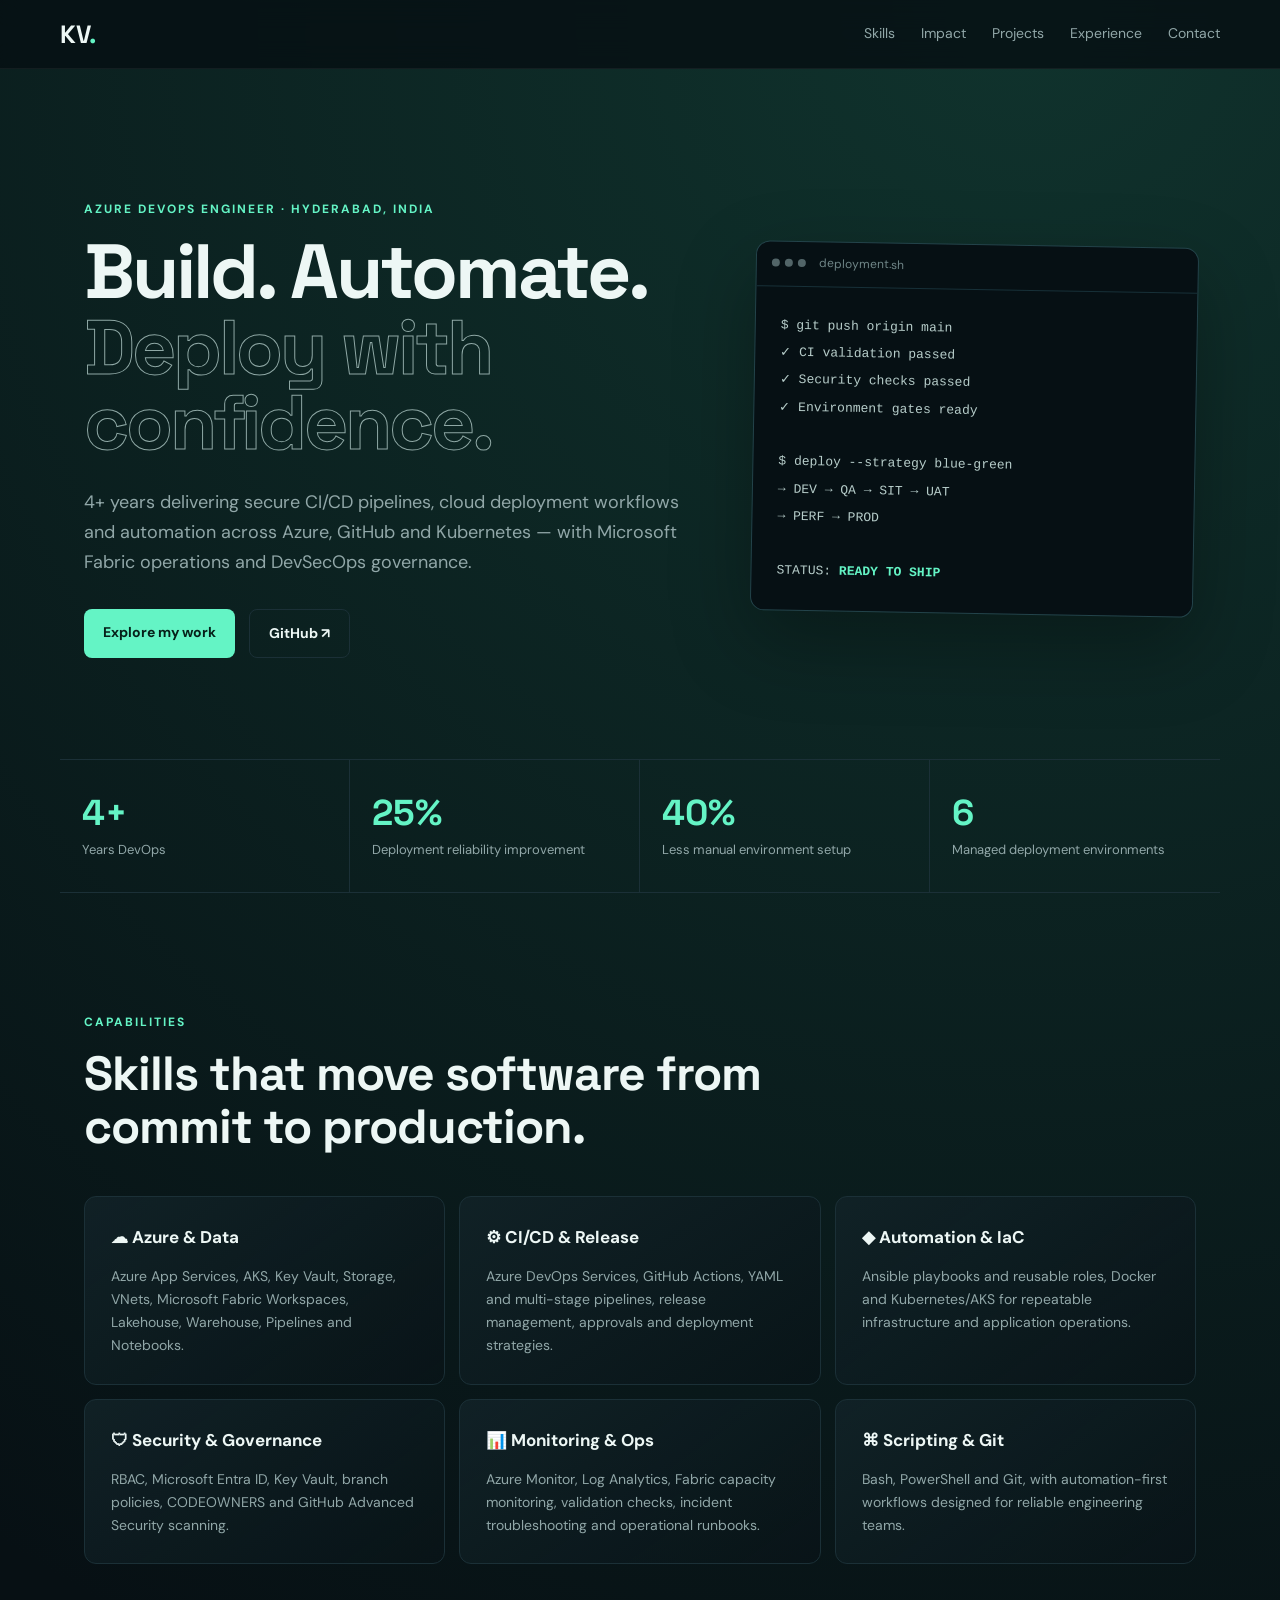
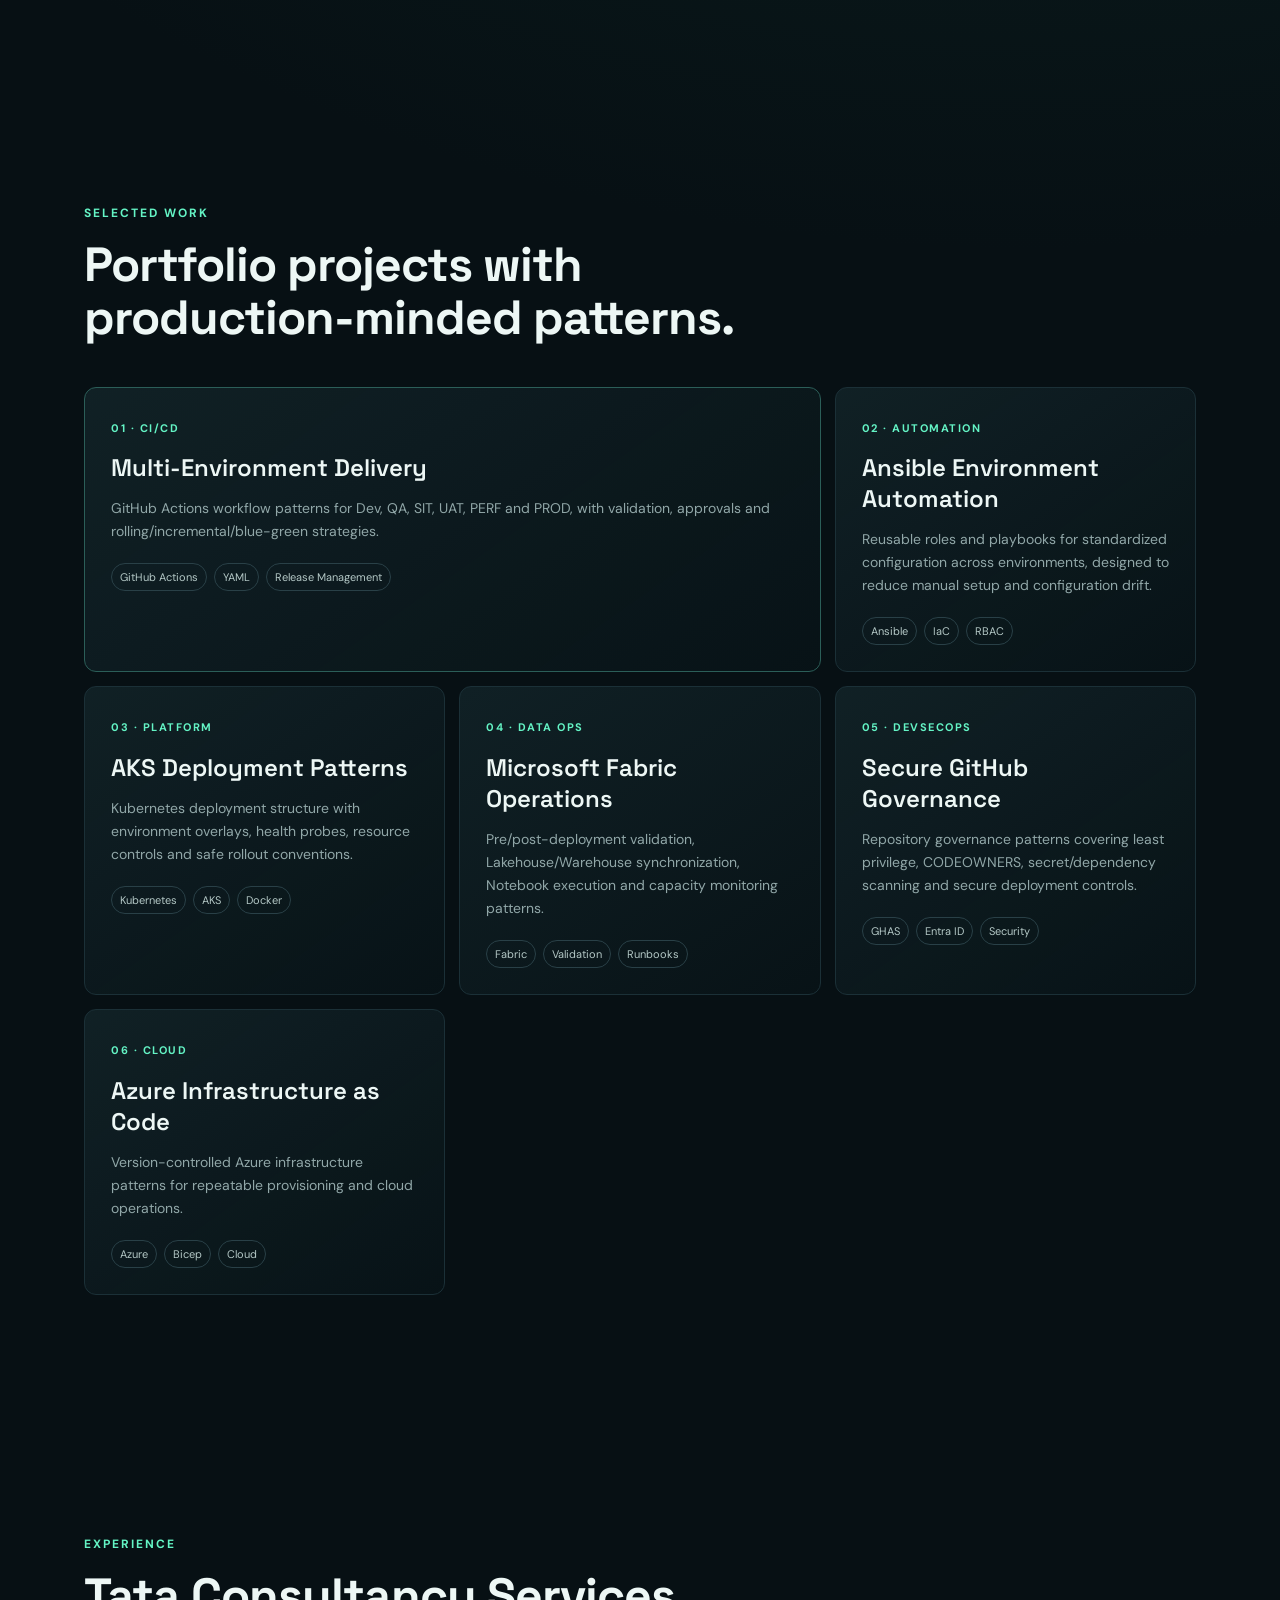
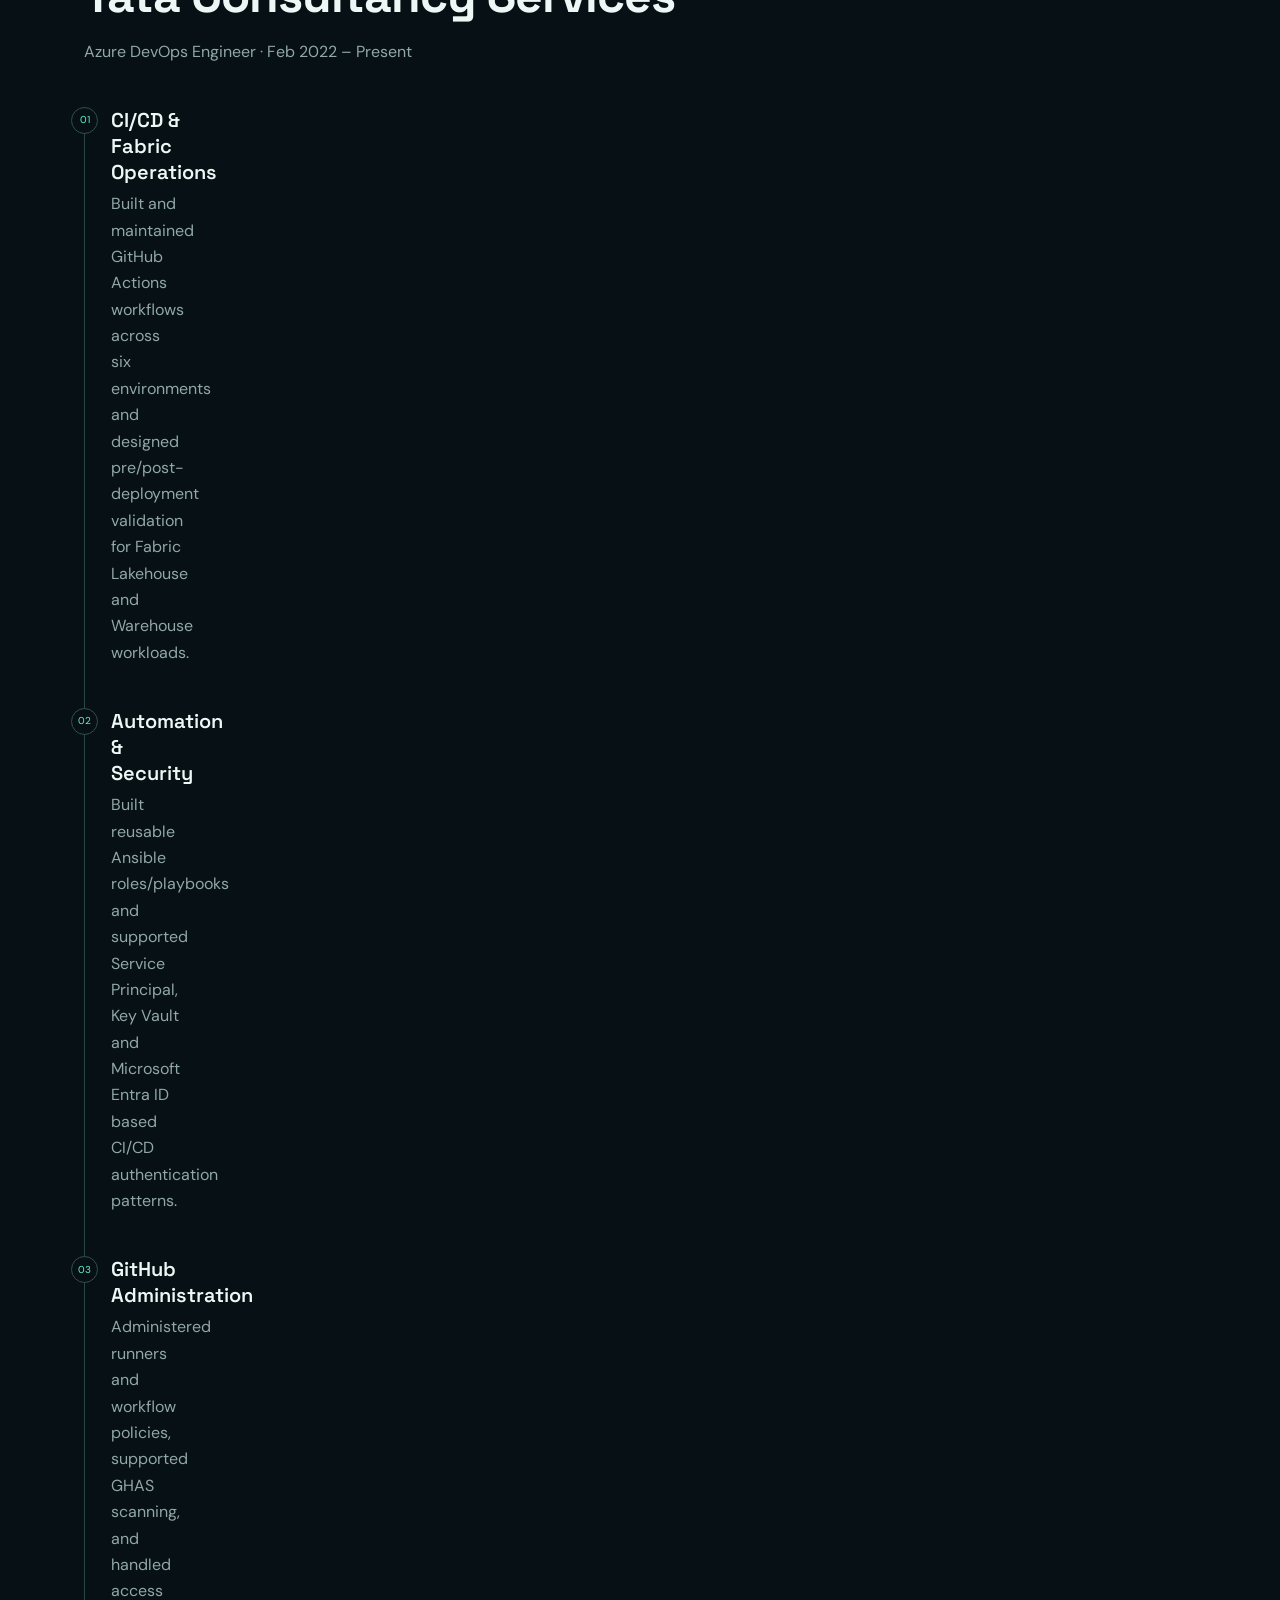
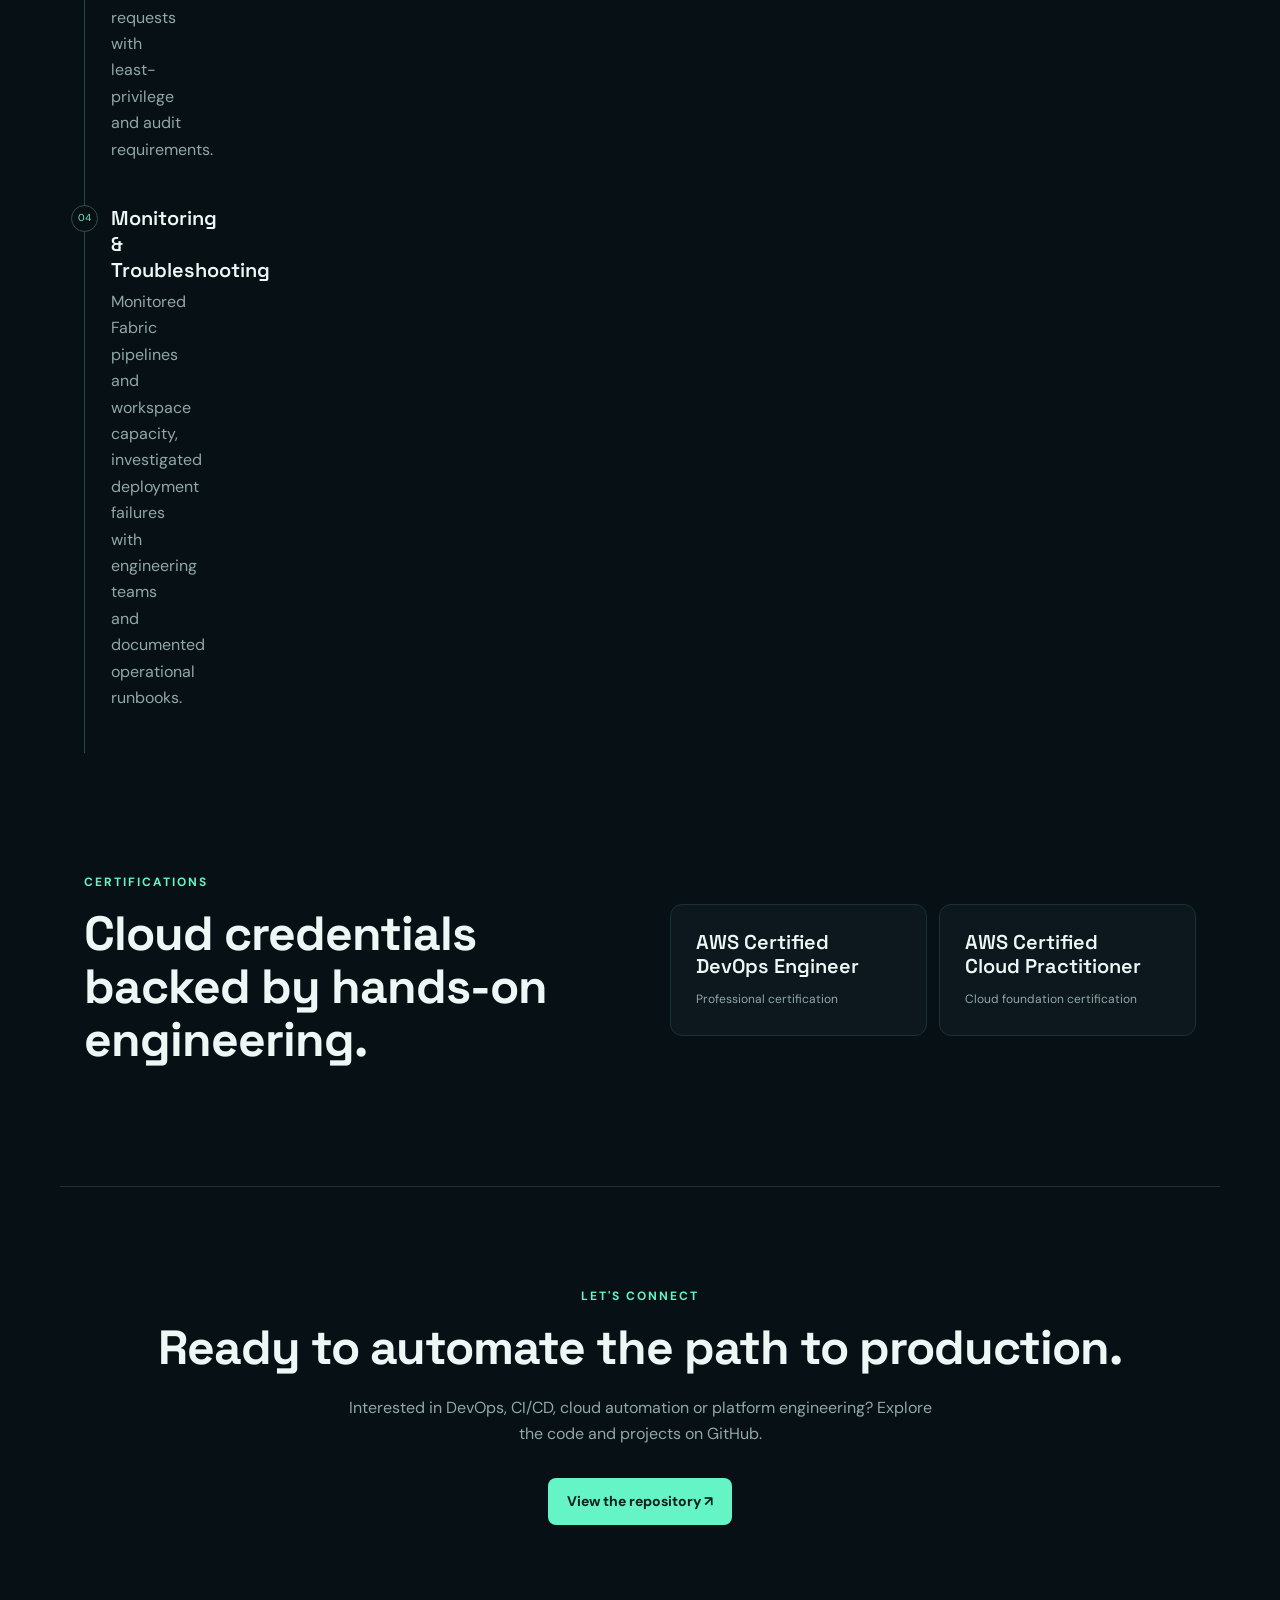
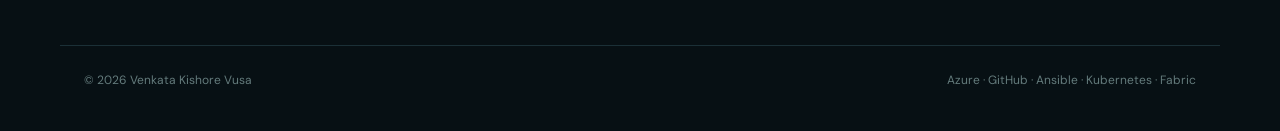
<file: portfolio/index.html>
<!doctype html>
<html lang="en">
<head>
  <meta charset="utf-8">
  <meta name="viewport" content="width=device-width,initial-scale=1">
  <meta name="description" content="Venkata Kishore Vusa — Azure DevOps Engineer portfolio showcasing CI/CD, GitHub Actions, Ansible, AKS, Microsoft Fabric, security and automation.">
  <title>Kishore Vusa | Azure DevOps Engineer</title>
  <link rel="stylesheet" href="styles.css">
</head>
<body>
<header class="nav">
  <a class="brand" href="#top">KV<span>.</span></a>
  <nav>
    <a href="#skills">Skills</a><a href="#impact">Impact</a><a href="#projects">Projects</a><a href="#experience">Experience</a><a href="#contact">Contact</a>
  </nav>
</header>

<main id="top">
<section class="hero">
  <div class="hero-copy">
    <p class="eyebrow">AZURE DEVOPS ENGINEER · HYDERABAD, INDIA</p>
    <h1>Build. Automate.<br><span>Deploy with confidence.</span></h1>
    <p class="lead">4+ years delivering secure CI/CD pipelines, cloud deployment workflows and automation across Azure, GitHub and Kubernetes — with Microsoft Fabric operations and DevSecOps governance.</p>
    <div class="actions">
      <a class="btn primary" href="#projects">Explore my work</a>
      <a class="btn ghost" href="https://github.com/Kishore2488" target="_blank" rel="noreferrer">GitHub ↗</a>
    </div>
  </div>
  <div class="terminal">
    <div class="terminal-bar"><i></i><i></i><i></i><span>deployment.sh</span></div>
    <pre><code>$ git push origin main
✓ CI validation passed
✓ Security checks passed
✓ Environment gates ready

$ deploy --strategy blue-green
→ DEV → QA → SIT → UAT
→ PERF → PROD

STATUS: <b>READY TO SHIP</b></code></pre>
  </div>
</section>

<section id="impact" class="metrics">
  <div><strong>4+</strong><span>Years DevOps</span></div>
  <div><strong>25%</strong><span>Deployment reliability improvement</span></div>
  <div><strong>40%</strong><span>Less manual environment setup</span></div>
  <div><strong>6</strong><span>Managed deployment environments</span></div>
</section>

<section id="skills" class="section">
  <div class="section-head"><p class="eyebrow">CAPABILITIES</p><h2>Skills that move software from commit to production.</h2></div>
  <div class="skill-grid">
    <article><b>☁ Azure & Data</b><p>Azure App Services, AKS, Key Vault, Storage, VNets, Microsoft Fabric Workspaces, Lakehouse, Warehouse, Pipelines and Notebooks.</p></article>
    <article><b>⚙ CI/CD & Release</b><p>Azure DevOps Services, GitHub Actions, YAML and multi-stage pipelines, release management, approvals and deployment strategies.</p></article>
    <article><b>◆ Automation & IaC</b><p>Ansible playbooks and reusable roles, Docker and Kubernetes/AKS for repeatable infrastructure and application operations.</p></article>
    <article><b>🛡 Security & Governance</b><p>RBAC, Microsoft Entra ID, Key Vault, branch policies, CODEOWNERS and GitHub Advanced Security scanning.</p></article>
    <article><b>📊 Monitoring & Ops</b><p>Azure Monitor, Log Analytics, Fabric capacity monitoring, validation checks, incident troubleshooting and operational runbooks.</p></article>
    <article><b>⌘ Scripting & Git</b><p>Bash, PowerShell and Git, with automation-first workflows designed for reliable engineering teams.</p></article>
  </div>
</section>

<section id="projects" class="section projects">
  <div class="section-head"><p class="eyebrow">SELECTED WORK</p><h2>Portfolio projects with production-minded patterns.</h2></div>
  <div class="project-grid">
    <article class="project featured"><span>01 · CI/CD</span><h3>Multi-Environment Delivery</h3><p>GitHub Actions workflow patterns for Dev, QA, SIT, UAT, PERF and PROD, with validation, approvals and rolling/incremental/blue-green strategies.</p><div class="tags"><em>GitHub Actions</em><em>YAML</em><em>Release Management</em></div></article>
    <article class="project"><span>02 · AUTOMATION</span><h3>Ansible Environment Automation</h3><p>Reusable roles and playbooks for standardized configuration across environments, designed to reduce manual setup and configuration drift.</p><div class="tags"><em>Ansible</em><em>IaC</em><em>RBAC</em></div></article>
    <article class="project"><span>03 · PLATFORM</span><h3>AKS Deployment Patterns</h3><p>Kubernetes deployment structure with environment overlays, health probes, resource controls and safe rollout conventions.</p><div class="tags"><em>Kubernetes</em><em>AKS</em><em>Docker</em></div></article>
    <article class="project"><span>04 · DATA OPS</span><h3>Microsoft Fabric Operations</h3><p>Pre/post-deployment validation, Lakehouse/Warehouse synchronization, Notebook execution and capacity monitoring patterns.</p><div class="tags"><em>Fabric</em><em>Validation</em><em>Runbooks</em></div></article>
    <article class="project"><span>05 · DEVSECOPS</span><h3>Secure GitHub Governance</h3><p>Repository governance patterns covering least privilege, CODEOWNERS, secret/dependency scanning and secure deployment controls.</p><div class="tags"><em>GHAS</em><em>Entra ID</em><em>Security</em></div></article>
    <article class="project"><span>06 · CLOUD</span><h3>Azure Infrastructure as Code</h3><p>Version-controlled Azure infrastructure patterns for repeatable provisioning and cloud operations.</p><div class="tags"><em>Azure</em><em>Bicep</em><em>Cloud</em></div></article>
  </div>
</section>

<section id="experience" class="section experience">
  <div class="section-head"><p class="eyebrow">EXPERIENCE</p><h2>Tata Consultancy Services</h2><p class="muted">Azure DevOps Engineer · Feb 2022 – Present</p></div>
  <div class="timeline">
    <div><span>01</span><div><h3>CI/CD & Fabric Operations</h3><p>Built and maintained GitHub Actions workflows across six environments and designed pre/post-deployment validation for Fabric Lakehouse and Warehouse workloads.</p></div></div>
    <div><span>02</span><div><h3>Automation & Security</h3><p>Built reusable Ansible roles/playbooks and supported Service Principal, Key Vault and Microsoft Entra ID based CI/CD authentication patterns.</p></div></div>
    <div><span>03</span><div><h3>GitHub Administration</h3><p>Administered runners and workflow policies, supported GHAS scanning, and handled access requests with least-privilege and audit requirements.</p></div></div>
    <div><span>04</span><div><h3>Monitoring & Troubleshooting</h3><p>Monitored Fabric pipelines and workspace capacity, investigated deployment failures with engineering teams and documented operational runbooks.</p></div></div>
  </div>
</section>

<section class="certs">
  <div><p class="eyebrow">CERTIFICATIONS</p><h2>Cloud credentials backed by hands-on engineering.</h2></div>
  <div class="cert-grid"><div><strong>AWS Certified<br>DevOps Engineer</strong><span>Professional certification</span></div><div><strong>AWS Certified<br>Cloud Practitioner</strong><span>Cloud foundation certification</span></div></div>
</section>

<section id="contact" class="contact">
  <p class="eyebrow">LET'S CONNECT</p>
  <h2>Ready to automate the path to production.</h2>
  <p>Interested in DevOps, CI/CD, cloud automation or platform engineering? Explore the code and projects on GitHub.</p>
  <a class="btn primary" href="https://github.com/Kishore2488/azure-devops-engineer-portfolio" target="_blank" rel="noreferrer">View the repository ↗</a>
</section>
</main>
<footer><span>© 2026 Venkata Kishore Vusa</span><span>Azure · GitHub · Ansible · Kubernetes · Fabric</span></footer>
<script src="script.js"></script>
</body>
</html>
</file>
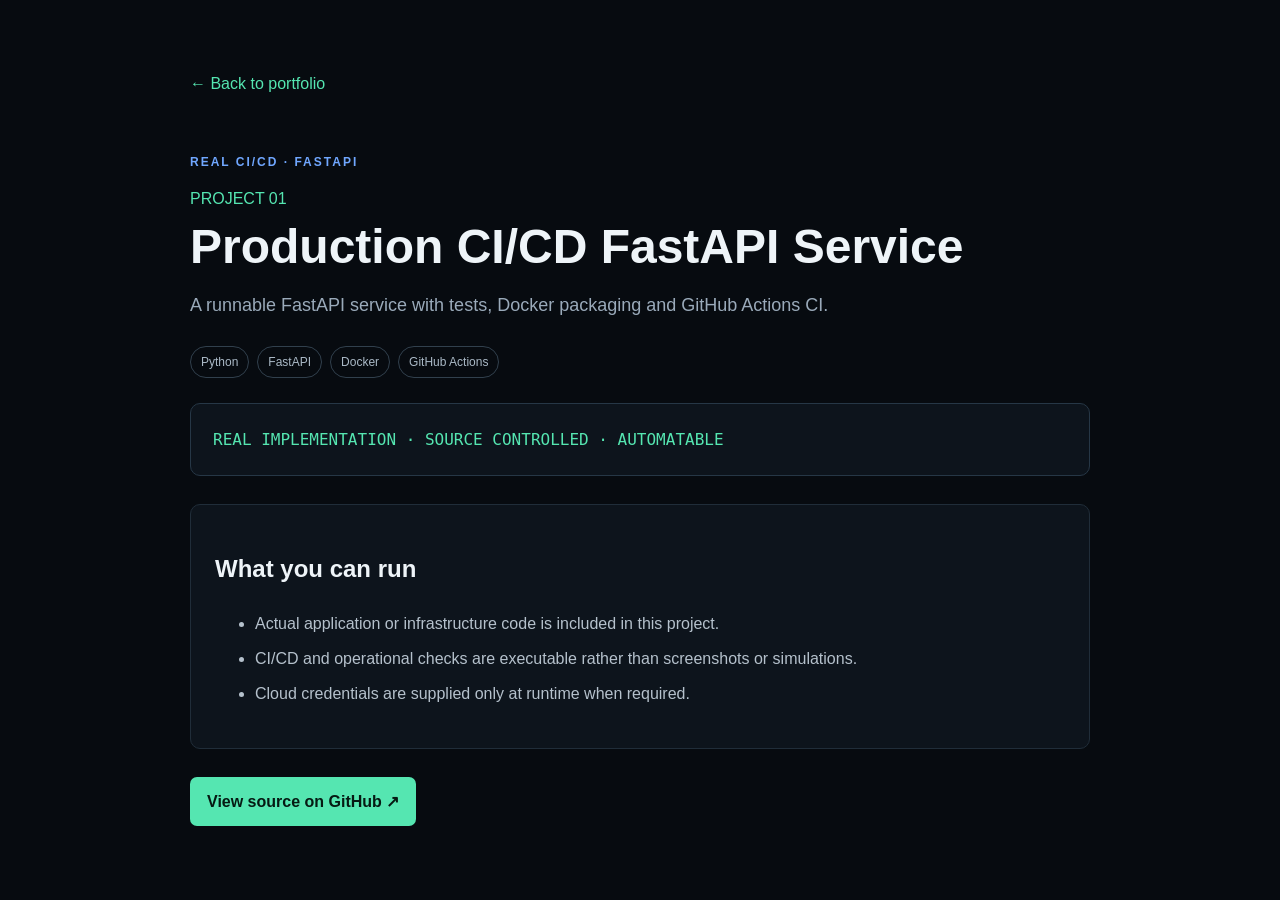
<file: projects/01-cicd-fastapi-app/index.html>
<!doctype html><html lang="en"><head><meta charset="utf-8"><meta name="viewport" content="width=device-width,initial-scale=1"><title>Production CI/CD FastAPI Service | Kishore Vusa</title><style>body{margin:0;background:#070b10;color:#eef4f8;font:16px/1.7 Arial,sans-serif}main{max-width:900px;margin:auto;padding:70px 24px}.back{color:#55e6b1;text-decoration:none}.ey{color:#70a7ff;font-size:12px;letter-spacing:2px;font-weight:bold;margin-top:55px}.num{color:#55e6b1}.title{font-size:48px;line-height:1.05;margin:10px 0 18px}.desc{color:#9aaaba;font-size:18px}.tags{display:flex;gap:8px;flex-wrap:wrap;margin:25px 0}.tags span{border:1px solid #31404d;border-radius:100px;padding:5px 10px;color:#aab9c6;font-size:12px}.flow{padding:22px;border:1px solid #263746;border-radius:10px;background:#0d141c;color:#55e6b1;font-family:monospace}.box{margin-top:28px;border:1px solid #202d39;border-radius:10px;padding:24px;background:#0d141c}.box li{margin:8px 0;color:#b5c1cc}.cta{display:inline-block;margin-top:28px;background:#55e6b1;color:#061a13;padding:11px 17px;border-radius:7px;text-decoration:none;font-weight:bold}</style></head><body><main><a class="back" href="../../">← Back to portfolio</a><p class="ey">REAL CI/CD · FASTAPI</p><div class="num">PROJECT 01</div><h1 class="title">Production CI/CD FastAPI Service</h1><p class="desc">A runnable FastAPI service with tests, Docker packaging and GitHub Actions CI.</p><div class="tags"><span>Python</span><span>FastAPI</span><span>Docker</span><span>GitHub Actions</span></div><div class="flow">REAL IMPLEMENTATION · SOURCE CONTROLLED · AUTOMATABLE</div><div class="box"><h2>What you can run</h2><ul><li>Actual application or infrastructure code is included in this project.</li><li>CI/CD and operational checks are executable rather than screenshots or simulations.</li><li>Cloud credentials are supplied only at runtime when required.</li></ul></div><a class="cta" href="https://github.com/Kishore2488/azure-devops-engineer-portfolio/tree/main/projects/01-cicd-fastapi-app" target="_blank">View source on GitHub ↗</a></main></body></html>
</file>
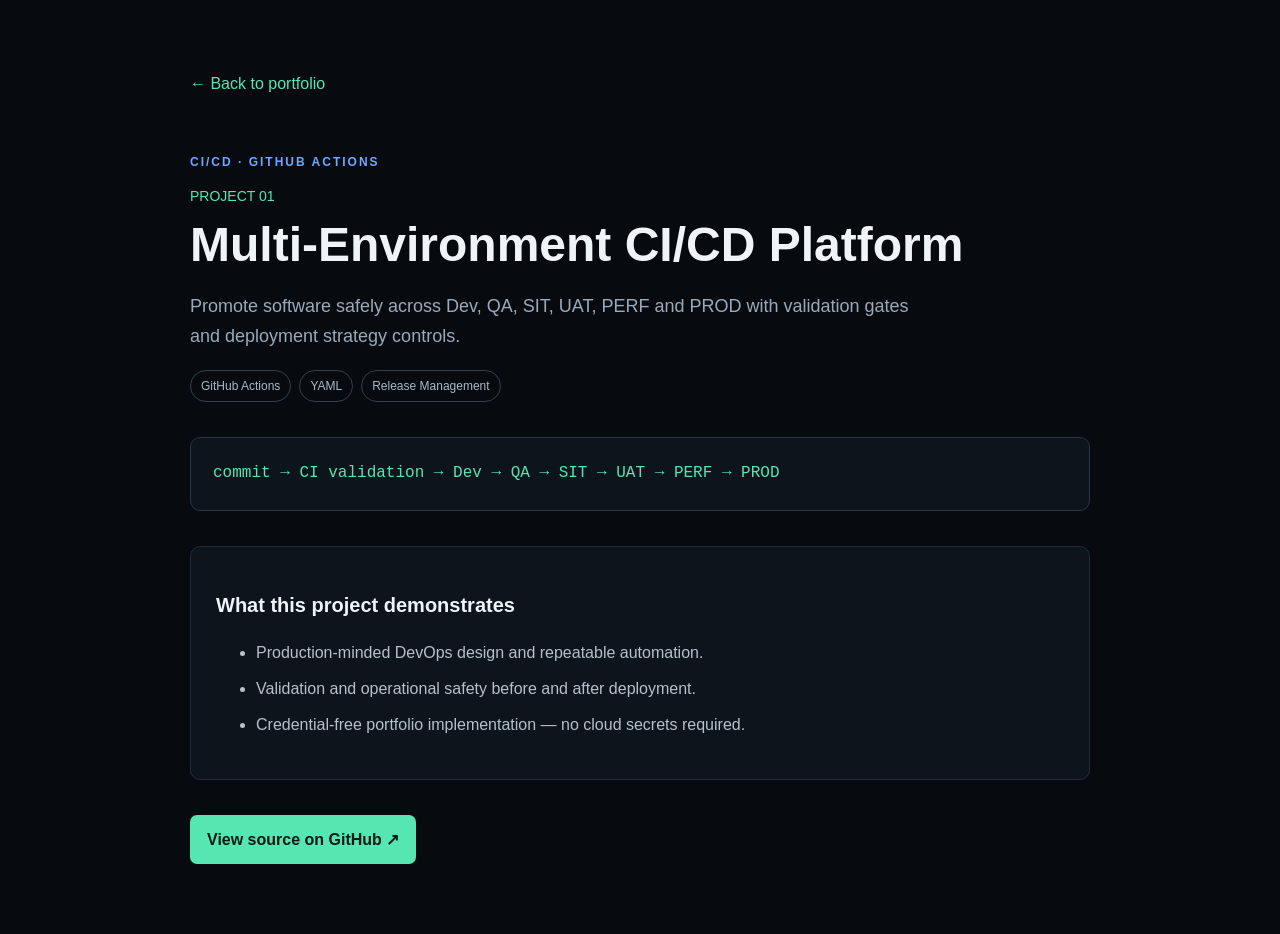
<file: projects/01-multi-environment-cicd/index.html>
<!doctype html><html lang="en"><head><meta charset="utf-8"><meta name="viewport" content="width=device-width,initial-scale=1"><title>01 — Multi-Environment CI/CD Platform | Kishore Vusa</title><style>
body{margin:0;background:#070b10;color:#eef4f8;font:16px/1.7 Arial,sans-serif}main{max-width:900px;margin:auto;padding:70px 24px}.back{color:#55e6b1;text-decoration:none}.ey{color:#70a7ff;font-size:12px;letter-spacing:2px;font-weight:bold;margin-top:55px}.num{color:#55e6b1;font-size:14px}.title{font-size:48px;line-height:1.05;margin:12px 0 20px}.desc{color:#9aaaba;font-size:18px;max-width:750px}.flow{margin:35px 0;padding:22px;border:1px solid #263746;border-radius:10px;background:#0d141c;color:#55e6b1;font-family:monospace}.tags{display:flex;gap:8px;flex-wrap:wrap}.tags span{border:1px solid #31404d;border-radius:100px;padding:5px 10px;color:#aab9c6;font-size:12px}.box{margin-top:35px;border:1px solid #202d39;border-radius:10px;padding:25px;background:#0d141c}.box h2{font-size:20px}.box li{margin:9px 0;color:#b5c1cc}.cta{display:inline-block;margin-top:35px;background:#55e6b1;color:#061a13;padding:11px 17px;border-radius:7px;text-decoration:none;font-weight:bold}@media(max-width:600px){.title{font-size:36px}}</style></head><body><main><a class="back" href="../../">← Back to portfolio</a><p class="ey">CI/CD · GITHUB ACTIONS</p><div class="num">PROJECT 01</div><h1 class="title">Multi-Environment CI/CD Platform</h1><p class="desc">Promote software safely across Dev, QA, SIT, UAT, PERF and PROD with validation gates and deployment strategy controls.</p><div class="tags"><span>GitHub Actions</span><span>YAML</span><span>Release Management</span></div><div class="flow">commit → CI validation → Dev → QA → SIT → UAT → PERF → PROD</div><section class="box"><h2>What this project demonstrates</h2><ul><li>Production-minded DevOps design and repeatable automation.</li><li>Validation and operational safety before and after deployment.</li><li>Credential-free portfolio implementation — no cloud secrets required.</li></ul></section><a class="cta" href="https://github.com/Kishore2488/azure-devops-engineer-portfolio/tree/main/projects/01-multi-environment-cicd" target="_blank" rel="noreferrer">View source on GitHub ↗</a></main></body></html>
</file>
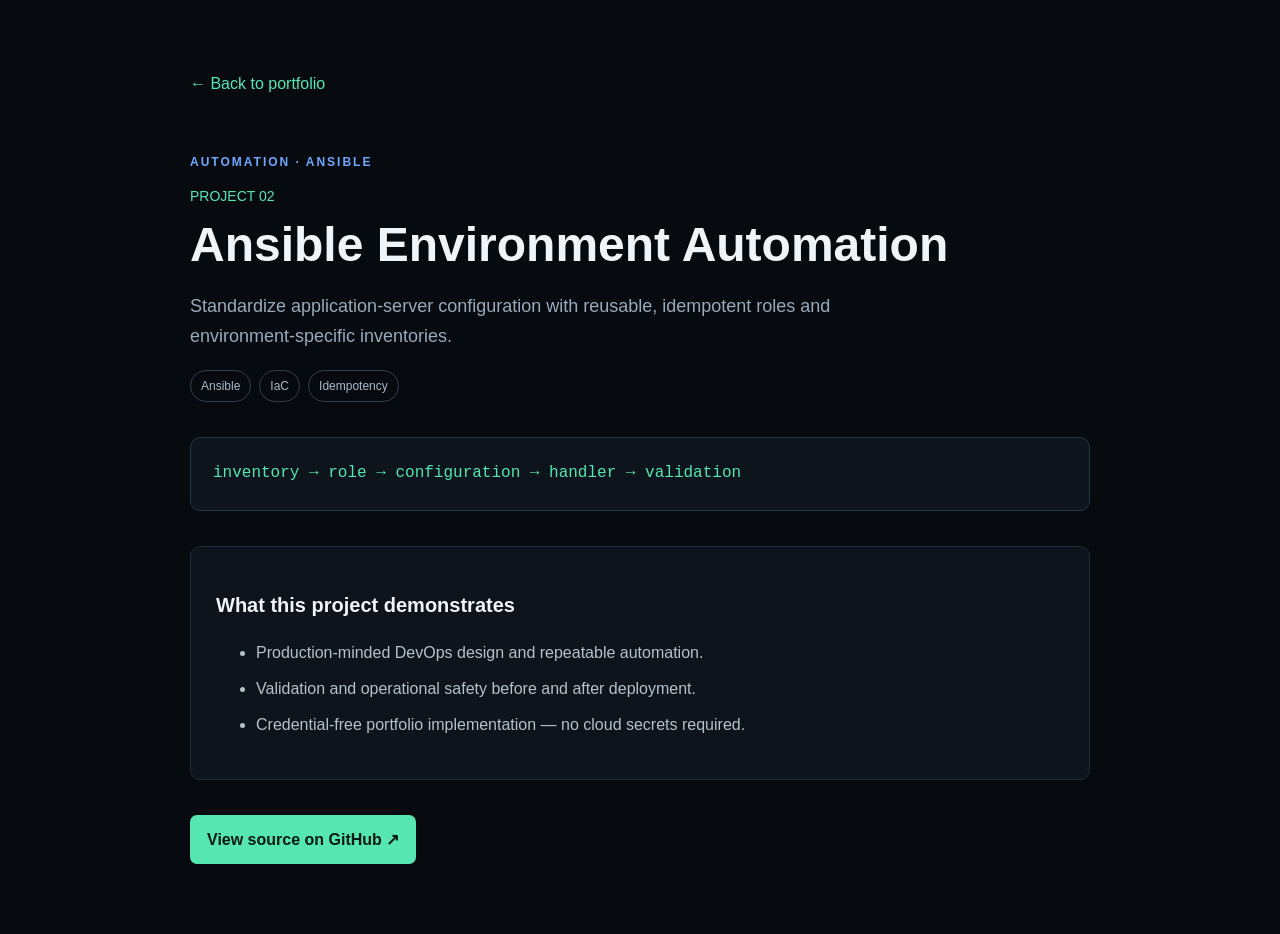
<file: projects/02-ansible-environment-automation/index.html>
<!doctype html><html lang="en"><head><meta charset="utf-8"><meta name="viewport" content="width=device-width,initial-scale=1"><title>02 — Ansible Environment Automation | Kishore Vusa</title><style>
body{margin:0;background:#070b10;color:#eef4f8;font:16px/1.7 Arial,sans-serif}main{max-width:900px;margin:auto;padding:70px 24px}.back{color:#55e6b1;text-decoration:none}.ey{color:#70a7ff;font-size:12px;letter-spacing:2px;font-weight:bold;margin-top:55px}.num{color:#55e6b1;font-size:14px}.title{font-size:48px;line-height:1.05;margin:12px 0 20px}.desc{color:#9aaaba;font-size:18px;max-width:750px}.flow{margin:35px 0;padding:22px;border:1px solid #263746;border-radius:10px;background:#0d141c;color:#55e6b1;font-family:monospace}.tags{display:flex;gap:8px;flex-wrap:wrap}.tags span{border:1px solid #31404d;border-radius:100px;padding:5px 10px;color:#aab9c6;font-size:12px}.box{margin-top:35px;border:1px solid #202d39;border-radius:10px;padding:25px;background:#0d141c}.box h2{font-size:20px}.box li{margin:9px 0;color:#b5c1cc}.cta{display:inline-block;margin-top:35px;background:#55e6b1;color:#061a13;padding:11px 17px;border-radius:7px;text-decoration:none;font-weight:bold}@media(max-width:600px){.title{font-size:36px}}</style></head><body><main><a class="back" href="../../">← Back to portfolio</a><p class="ey">AUTOMATION · ANSIBLE</p><div class="num">PROJECT 02</div><h1 class="title">Ansible Environment Automation</h1><p class="desc">Standardize application-server configuration with reusable, idempotent roles and environment-specific inventories.</p><div class="tags"><span>Ansible</span><span>IaC</span><span>Idempotency</span></div><div class="flow">inventory → role → configuration → handler → validation</div><section class="box"><h2>What this project demonstrates</h2><ul><li>Production-minded DevOps design and repeatable automation.</li><li>Validation and operational safety before and after deployment.</li><li>Credential-free portfolio implementation — no cloud secrets required.</li></ul></section><a class="cta" href="https://github.com/Kishore2488/azure-devops-engineer-portfolio/tree/main/projects/02-ansible-environment-automation" target="_blank" rel="noreferrer">View source on GitHub ↗</a></main></body></html>
</file>
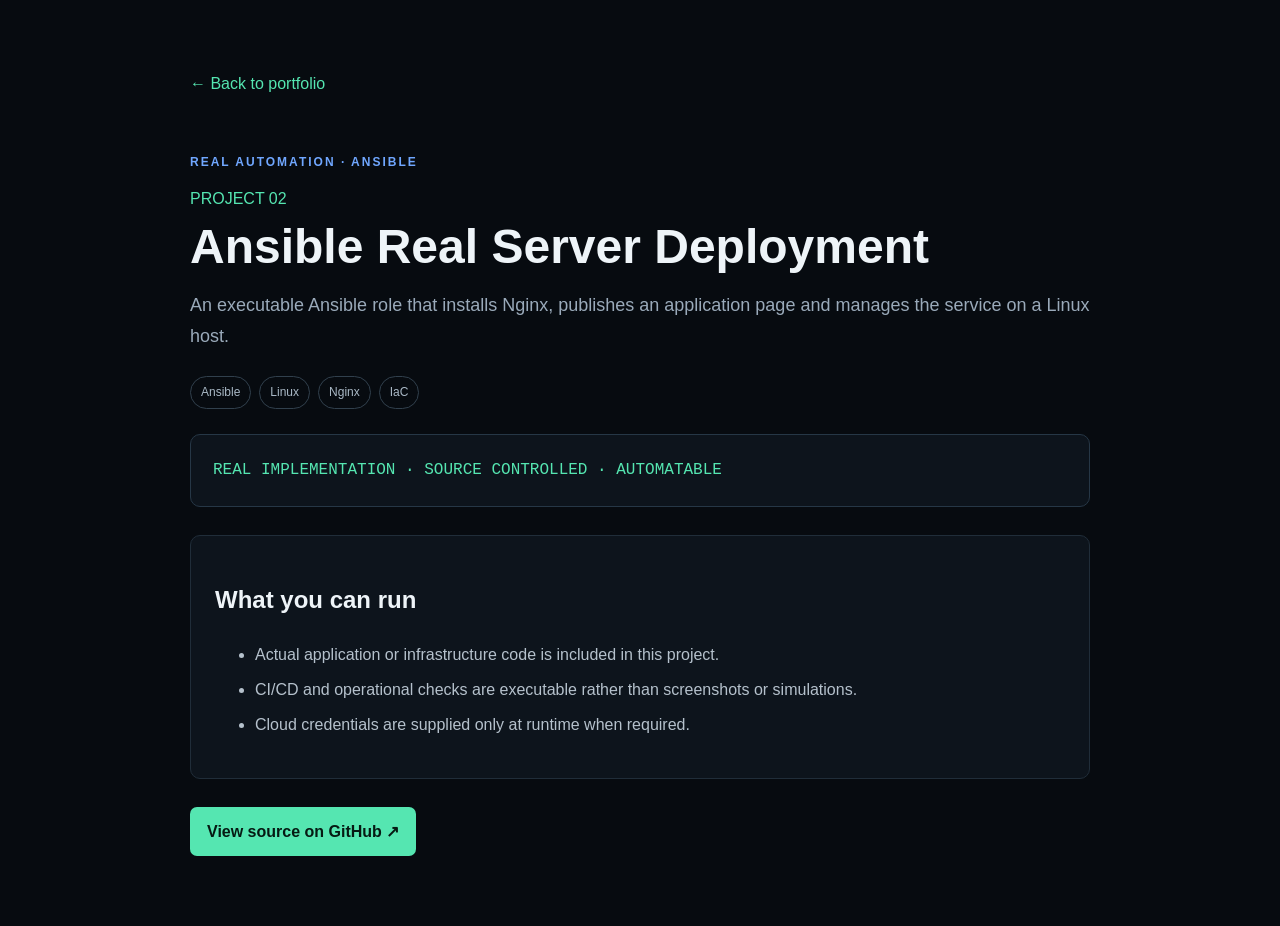
<file: projects/02-ansible-real-server/index.html>
<!doctype html><html lang="en"><head><meta charset="utf-8"><meta name="viewport" content="width=device-width,initial-scale=1"><title>Ansible Real Server Deployment | Kishore Vusa</title><style>body{margin:0;background:#070b10;color:#eef4f8;font:16px/1.7 Arial,sans-serif}main{max-width:900px;margin:auto;padding:70px 24px}.back{color:#55e6b1;text-decoration:none}.ey{color:#70a7ff;font-size:12px;letter-spacing:2px;font-weight:bold;margin-top:55px}.num{color:#55e6b1}.title{font-size:48px;line-height:1.05;margin:10px 0 18px}.desc{color:#9aaaba;font-size:18px}.tags{display:flex;gap:8px;flex-wrap:wrap;margin:25px 0}.tags span{border:1px solid #31404d;border-radius:100px;padding:5px 10px;color:#aab9c6;font-size:12px}.flow{padding:22px;border:1px solid #263746;border-radius:10px;background:#0d141c;color:#55e6b1;font-family:monospace}.box{margin-top:28px;border:1px solid #202d39;border-radius:10px;padding:24px;background:#0d141c}.box li{margin:8px 0;color:#b5c1cc}.cta{display:inline-block;margin-top:28px;background:#55e6b1;color:#061a13;padding:11px 17px;border-radius:7px;text-decoration:none;font-weight:bold}</style></head><body><main><a class="back" href="../../">← Back to portfolio</a><p class="ey">REAL AUTOMATION · ANSIBLE</p><div class="num">PROJECT 02</div><h1 class="title">Ansible Real Server Deployment</h1><p class="desc">An executable Ansible role that installs Nginx, publishes an application page and manages the service on a Linux host.</p><div class="tags"><span>Ansible</span><span>Linux</span><span>Nginx</span><span>IaC</span></div><div class="flow">REAL IMPLEMENTATION · SOURCE CONTROLLED · AUTOMATABLE</div><div class="box"><h2>What you can run</h2><ul><li>Actual application or infrastructure code is included in this project.</li><li>CI/CD and operational checks are executable rather than screenshots or simulations.</li><li>Cloud credentials are supplied only at runtime when required.</li></ul></div><a class="cta" href="https://github.com/Kishore2488/azure-devops-engineer-portfolio/tree/main/projects/02-ansible-real-server" target="_blank">View source on GitHub ↗</a></main></body></html>
</file>
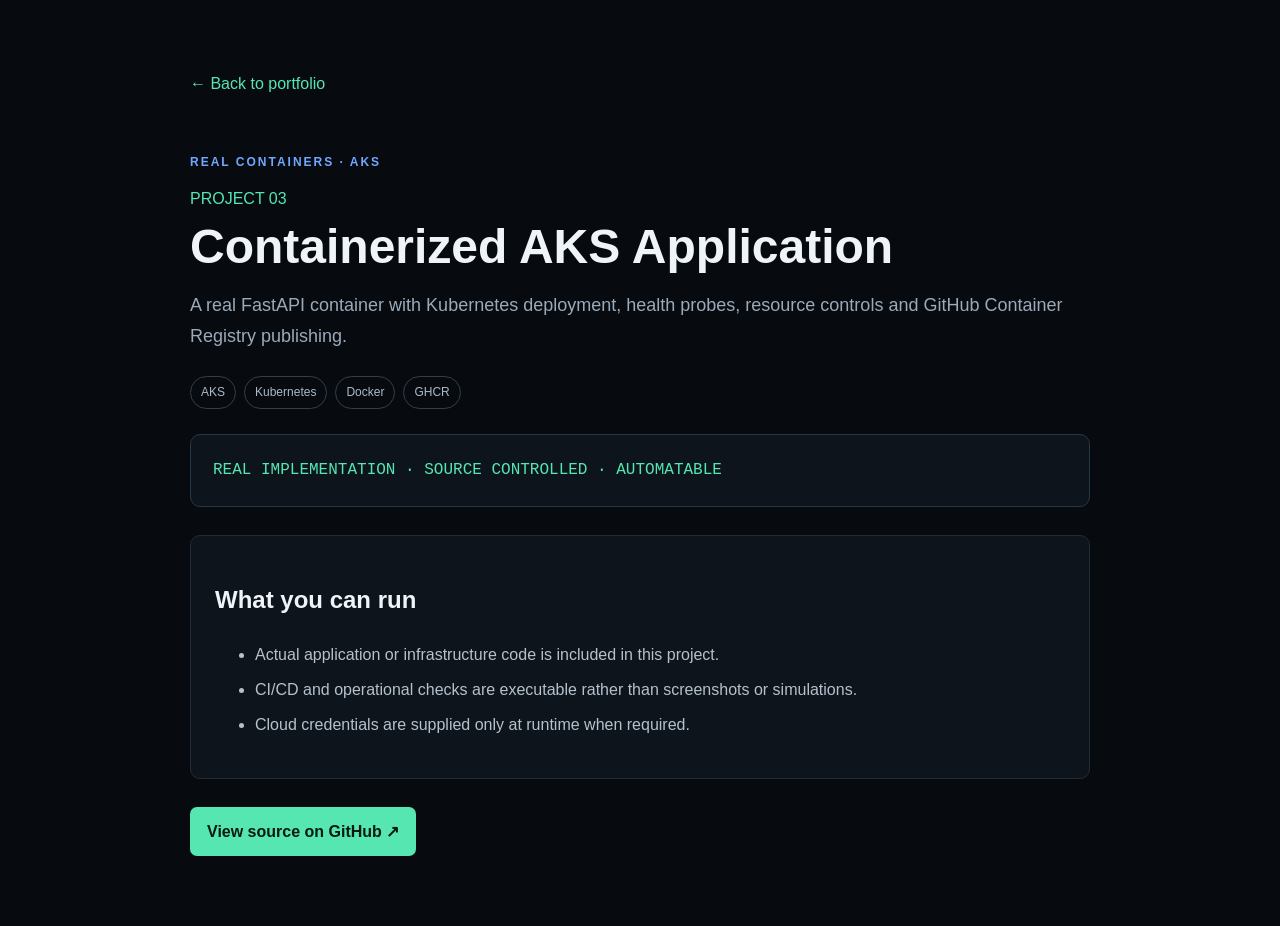
<file: projects/03-aks-app/index.html>
<!doctype html><html lang="en"><head><meta charset="utf-8"><meta name="viewport" content="width=device-width,initial-scale=1"><title>Containerized AKS Application | Kishore Vusa</title><style>body{margin:0;background:#070b10;color:#eef4f8;font:16px/1.7 Arial,sans-serif}main{max-width:900px;margin:auto;padding:70px 24px}.back{color:#55e6b1;text-decoration:none}.ey{color:#70a7ff;font-size:12px;letter-spacing:2px;font-weight:bold;margin-top:55px}.num{color:#55e6b1}.title{font-size:48px;line-height:1.05;margin:10px 0 18px}.desc{color:#9aaaba;font-size:18px}.tags{display:flex;gap:8px;flex-wrap:wrap;margin:25px 0}.tags span{border:1px solid #31404d;border-radius:100px;padding:5px 10px;color:#aab9c6;font-size:12px}.flow{padding:22px;border:1px solid #263746;border-radius:10px;background:#0d141c;color:#55e6b1;font-family:monospace}.box{margin-top:28px;border:1px solid #202d39;border-radius:10px;padding:24px;background:#0d141c}.box li{margin:8px 0;color:#b5c1cc}.cta{display:inline-block;margin-top:28px;background:#55e6b1;color:#061a13;padding:11px 17px;border-radius:7px;text-decoration:none;font-weight:bold}</style></head><body><main><a class="back" href="../../">← Back to portfolio</a><p class="ey">REAL CONTAINERS · AKS</p><div class="num">PROJECT 03</div><h1 class="title">Containerized AKS Application</h1><p class="desc">A real FastAPI container with Kubernetes deployment, health probes, resource controls and GitHub Container Registry publishing.</p><div class="tags"><span>AKS</span><span>Kubernetes</span><span>Docker</span><span>GHCR</span></div><div class="flow">REAL IMPLEMENTATION · SOURCE CONTROLLED · AUTOMATABLE</div><div class="box"><h2>What you can run</h2><ul><li>Actual application or infrastructure code is included in this project.</li><li>CI/CD and operational checks are executable rather than screenshots or simulations.</li><li>Cloud credentials are supplied only at runtime when required.</li></ul></div><a class="cta" href="https://github.com/Kishore2488/azure-devops-engineer-portfolio/tree/main/projects/03-aks-app" target="_blank">View source on GitHub ↗</a></main></body></html>
</file>
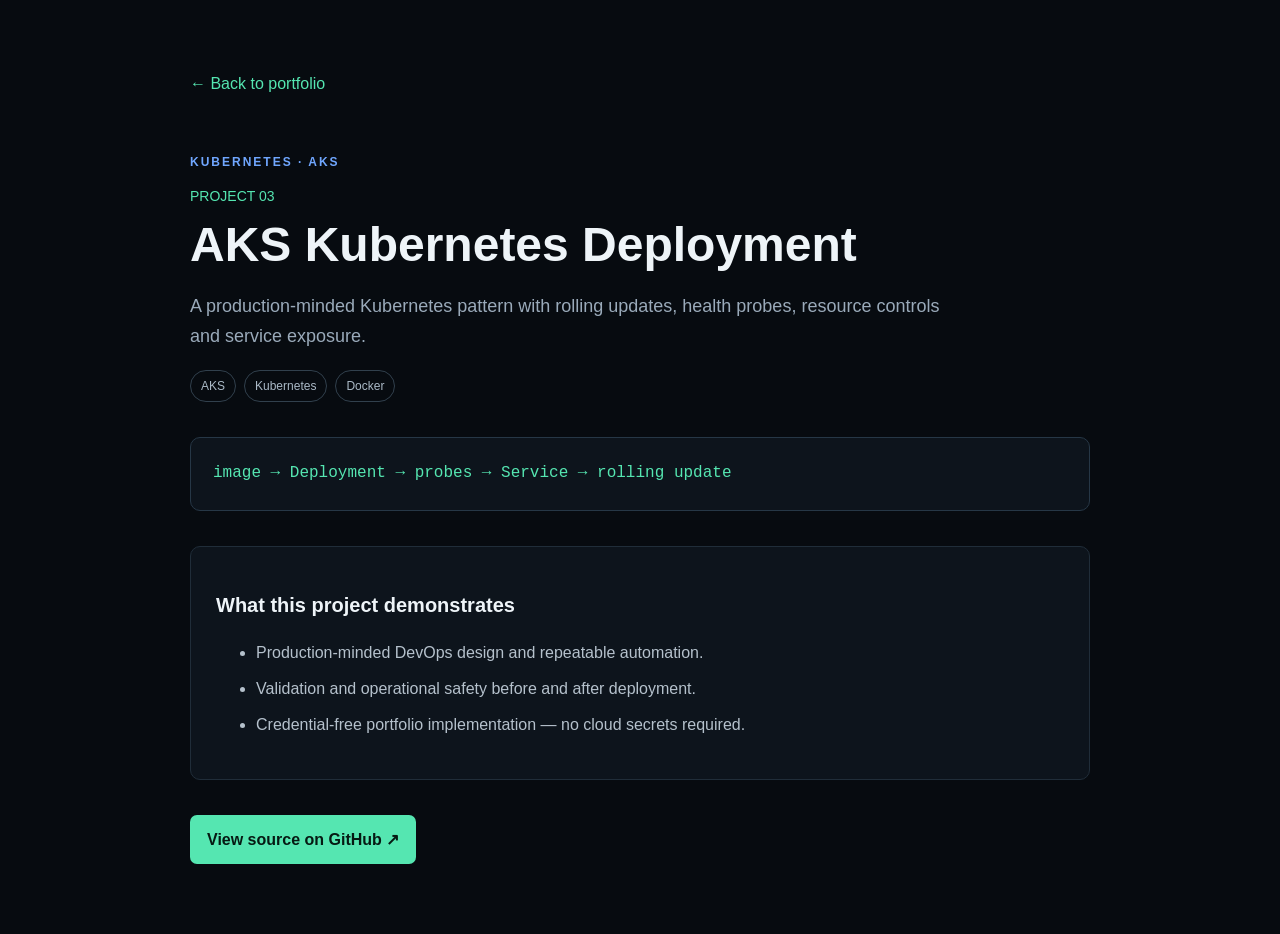
<file: projects/03-aks-kubernetes-deployment/index.html>
<!doctype html><html lang="en"><head><meta charset="utf-8"><meta name="viewport" content="width=device-width,initial-scale=1"><title>03 — AKS Kubernetes Deployment | Kishore Vusa</title><style>
body{margin:0;background:#070b10;color:#eef4f8;font:16px/1.7 Arial,sans-serif}main{max-width:900px;margin:auto;padding:70px 24px}.back{color:#55e6b1;text-decoration:none}.ey{color:#70a7ff;font-size:12px;letter-spacing:2px;font-weight:bold;margin-top:55px}.num{color:#55e6b1;font-size:14px}.title{font-size:48px;line-height:1.05;margin:12px 0 20px}.desc{color:#9aaaba;font-size:18px;max-width:750px}.flow{margin:35px 0;padding:22px;border:1px solid #263746;border-radius:10px;background:#0d141c;color:#55e6b1;font-family:monospace}.tags{display:flex;gap:8px;flex-wrap:wrap}.tags span{border:1px solid #31404d;border-radius:100px;padding:5px 10px;color:#aab9c6;font-size:12px}.box{margin-top:35px;border:1px solid #202d39;border-radius:10px;padding:25px;background:#0d141c}.box h2{font-size:20px}.box li{margin:9px 0;color:#b5c1cc}.cta{display:inline-block;margin-top:35px;background:#55e6b1;color:#061a13;padding:11px 17px;border-radius:7px;text-decoration:none;font-weight:bold}@media(max-width:600px){.title{font-size:36px}}</style></head><body><main><a class="back" href="../../">← Back to portfolio</a><p class="ey">KUBERNETES · AKS</p><div class="num">PROJECT 03</div><h1 class="title">AKS Kubernetes Deployment</h1><p class="desc">A production-minded Kubernetes pattern with rolling updates, health probes, resource controls and service exposure.</p><div class="tags"><span>AKS</span><span>Kubernetes</span><span>Docker</span></div><div class="flow">image → Deployment → probes → Service → rolling update</div><section class="box"><h2>What this project demonstrates</h2><ul><li>Production-minded DevOps design and repeatable automation.</li><li>Validation and operational safety before and after deployment.</li><li>Credential-free portfolio implementation — no cloud secrets required.</li></ul></section><a class="cta" href="https://github.com/Kishore2488/azure-devops-engineer-portfolio/tree/main/projects/03-aks-kubernetes-deployment" target="_blank" rel="noreferrer">View source on GitHub ↗</a></main></body></html>
</file>
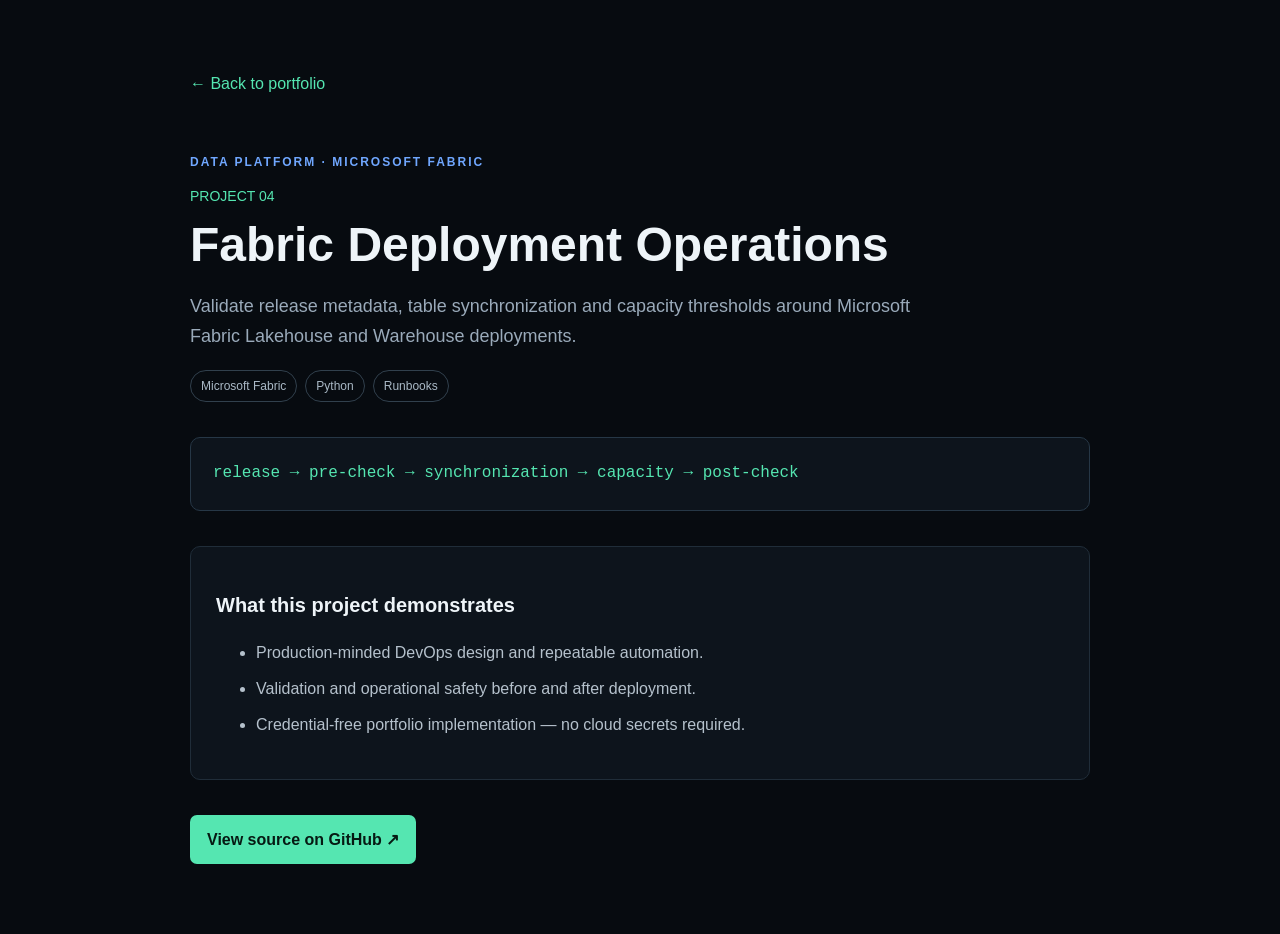
<file: projects/04-fabric-deployment-operations/index.html>
<!doctype html><html lang="en"><head><meta charset="utf-8"><meta name="viewport" content="width=device-width,initial-scale=1"><title>04 — Fabric Deployment Operations | Kishore Vusa</title><style>
body{margin:0;background:#070b10;color:#eef4f8;font:16px/1.7 Arial,sans-serif}main{max-width:900px;margin:auto;padding:70px 24px}.back{color:#55e6b1;text-decoration:none}.ey{color:#70a7ff;font-size:12px;letter-spacing:2px;font-weight:bold;margin-top:55px}.num{color:#55e6b1;font-size:14px}.title{font-size:48px;line-height:1.05;margin:12px 0 20px}.desc{color:#9aaaba;font-size:18px;max-width:750px}.flow{margin:35px 0;padding:22px;border:1px solid #263746;border-radius:10px;background:#0d141c;color:#55e6b1;font-family:monospace}.tags{display:flex;gap:8px;flex-wrap:wrap}.tags span{border:1px solid #31404d;border-radius:100px;padding:5px 10px;color:#aab9c6;font-size:12px}.box{margin-top:35px;border:1px solid #202d39;border-radius:10px;padding:25px;background:#0d141c}.box h2{font-size:20px}.box li{margin:9px 0;color:#b5c1cc}.cta{display:inline-block;margin-top:35px;background:#55e6b1;color:#061a13;padding:11px 17px;border-radius:7px;text-decoration:none;font-weight:bold}@media(max-width:600px){.title{font-size:36px}}</style></head><body><main><a class="back" href="../../">← Back to portfolio</a><p class="ey">DATA PLATFORM · MICROSOFT FABRIC</p><div class="num">PROJECT 04</div><h1 class="title">Fabric Deployment Operations</h1><p class="desc">Validate release metadata, table synchronization and capacity thresholds around Microsoft Fabric Lakehouse and Warehouse deployments.</p><div class="tags"><span>Microsoft Fabric</span><span>Python</span><span>Runbooks</span></div><div class="flow">release → pre-check → synchronization → capacity → post-check</div><section class="box"><h2>What this project demonstrates</h2><ul><li>Production-minded DevOps design and repeatable automation.</li><li>Validation and operational safety before and after deployment.</li><li>Credential-free portfolio implementation — no cloud secrets required.</li></ul></section><a class="cta" href="https://github.com/Kishore2488/azure-devops-engineer-portfolio/tree/main/projects/04-fabric-deployment-operations" target="_blank" rel="noreferrer">View source on GitHub ↗</a></main></body></html>
</file>
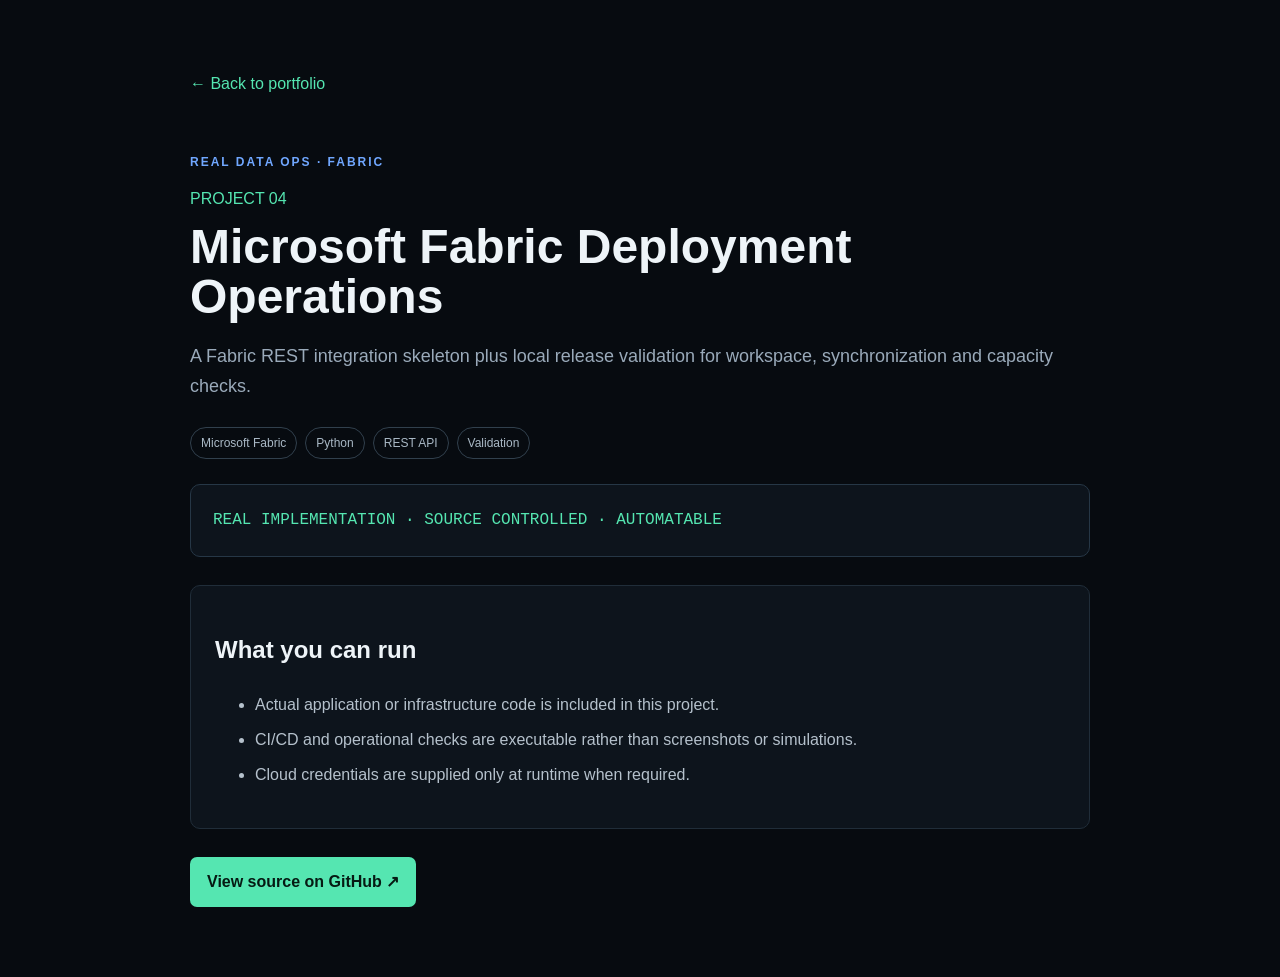
<file: projects/04-fabric-ops/index.html>
<!doctype html><html lang="en"><head><meta charset="utf-8"><meta name="viewport" content="width=device-width,initial-scale=1"><title>Microsoft Fabric Deployment Operations | Kishore Vusa</title><style>body{margin:0;background:#070b10;color:#eef4f8;font:16px/1.7 Arial,sans-serif}main{max-width:900px;margin:auto;padding:70px 24px}.back{color:#55e6b1;text-decoration:none}.ey{color:#70a7ff;font-size:12px;letter-spacing:2px;font-weight:bold;margin-top:55px}.num{color:#55e6b1}.title{font-size:48px;line-height:1.05;margin:10px 0 18px}.desc{color:#9aaaba;font-size:18px}.tags{display:flex;gap:8px;flex-wrap:wrap;margin:25px 0}.tags span{border:1px solid #31404d;border-radius:100px;padding:5px 10px;color:#aab9c6;font-size:12px}.flow{padding:22px;border:1px solid #263746;border-radius:10px;background:#0d141c;color:#55e6b1;font-family:monospace}.box{margin-top:28px;border:1px solid #202d39;border-radius:10px;padding:24px;background:#0d141c}.box li{margin:8px 0;color:#b5c1cc}.cta{display:inline-block;margin-top:28px;background:#55e6b1;color:#061a13;padding:11px 17px;border-radius:7px;text-decoration:none;font-weight:bold}</style></head><body><main><a class="back" href="../../">← Back to portfolio</a><p class="ey">REAL DATA OPS · FABRIC</p><div class="num">PROJECT 04</div><h1 class="title">Microsoft Fabric Deployment Operations</h1><p class="desc">A Fabric REST integration skeleton plus local release validation for workspace, synchronization and capacity checks.</p><div class="tags"><span>Microsoft Fabric</span><span>Python</span><span>REST API</span><span>Validation</span></div><div class="flow">REAL IMPLEMENTATION · SOURCE CONTROLLED · AUTOMATABLE</div><div class="box"><h2>What you can run</h2><ul><li>Actual application or infrastructure code is included in this project.</li><li>CI/CD and operational checks are executable rather than screenshots or simulations.</li><li>Cloud credentials are supplied only at runtime when required.</li></ul></div><a class="cta" href="https://github.com/Kishore2488/azure-devops-engineer-portfolio/tree/main/projects/04-fabric-ops" target="_blank">View source on GitHub ↗</a></main></body></html>
</file>
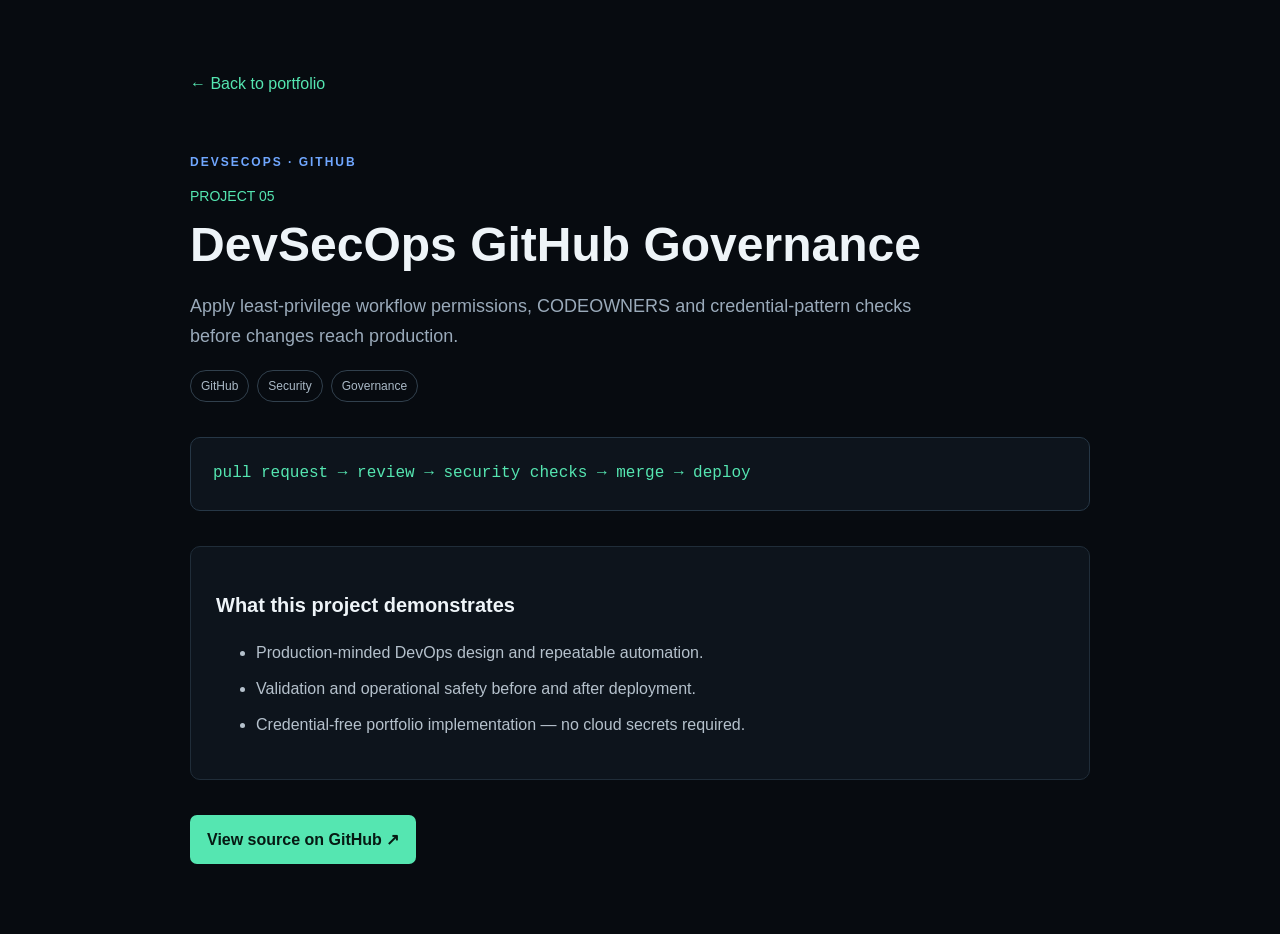
<file: projects/05-devsecops-github-governance/index.html>
<!doctype html><html lang="en"><head><meta charset="utf-8"><meta name="viewport" content="width=device-width,initial-scale=1"><title>05 — DevSecOps GitHub Governance | Kishore Vusa</title><style>
body{margin:0;background:#070b10;color:#eef4f8;font:16px/1.7 Arial,sans-serif}main{max-width:900px;margin:auto;padding:70px 24px}.back{color:#55e6b1;text-decoration:none}.ey{color:#70a7ff;font-size:12px;letter-spacing:2px;font-weight:bold;margin-top:55px}.num{color:#55e6b1;font-size:14px}.title{font-size:48px;line-height:1.05;margin:12px 0 20px}.desc{color:#9aaaba;font-size:18px;max-width:750px}.flow{margin:35px 0;padding:22px;border:1px solid #263746;border-radius:10px;background:#0d141c;color:#55e6b1;font-family:monospace}.tags{display:flex;gap:8px;flex-wrap:wrap}.tags span{border:1px solid #31404d;border-radius:100px;padding:5px 10px;color:#aab9c6;font-size:12px}.box{margin-top:35px;border:1px solid #202d39;border-radius:10px;padding:25px;background:#0d141c}.box h2{font-size:20px}.box li{margin:9px 0;color:#b5c1cc}.cta{display:inline-block;margin-top:35px;background:#55e6b1;color:#061a13;padding:11px 17px;border-radius:7px;text-decoration:none;font-weight:bold}@media(max-width:600px){.title{font-size:36px}}</style></head><body><main><a class="back" href="../../">← Back to portfolio</a><p class="ey">DEVSECOPS · GITHUB</p><div class="num">PROJECT 05</div><h1 class="title">DevSecOps GitHub Governance</h1><p class="desc">Apply least-privilege workflow permissions, CODEOWNERS and credential-pattern checks before changes reach production.</p><div class="tags"><span>GitHub</span><span>Security</span><span>Governance</span></div><div class="flow">pull request → review → security checks → merge → deploy</div><section class="box"><h2>What this project demonstrates</h2><ul><li>Production-minded DevOps design and repeatable automation.</li><li>Validation and operational safety before and after deployment.</li><li>Credential-free portfolio implementation — no cloud secrets required.</li></ul></section><a class="cta" href="https://github.com/Kishore2488/azure-devops-engineer-portfolio/tree/main/projects/05-devsecops-github-governance" target="_blank" rel="noreferrer">View source on GitHub ↗</a></main></body></html>
</file>
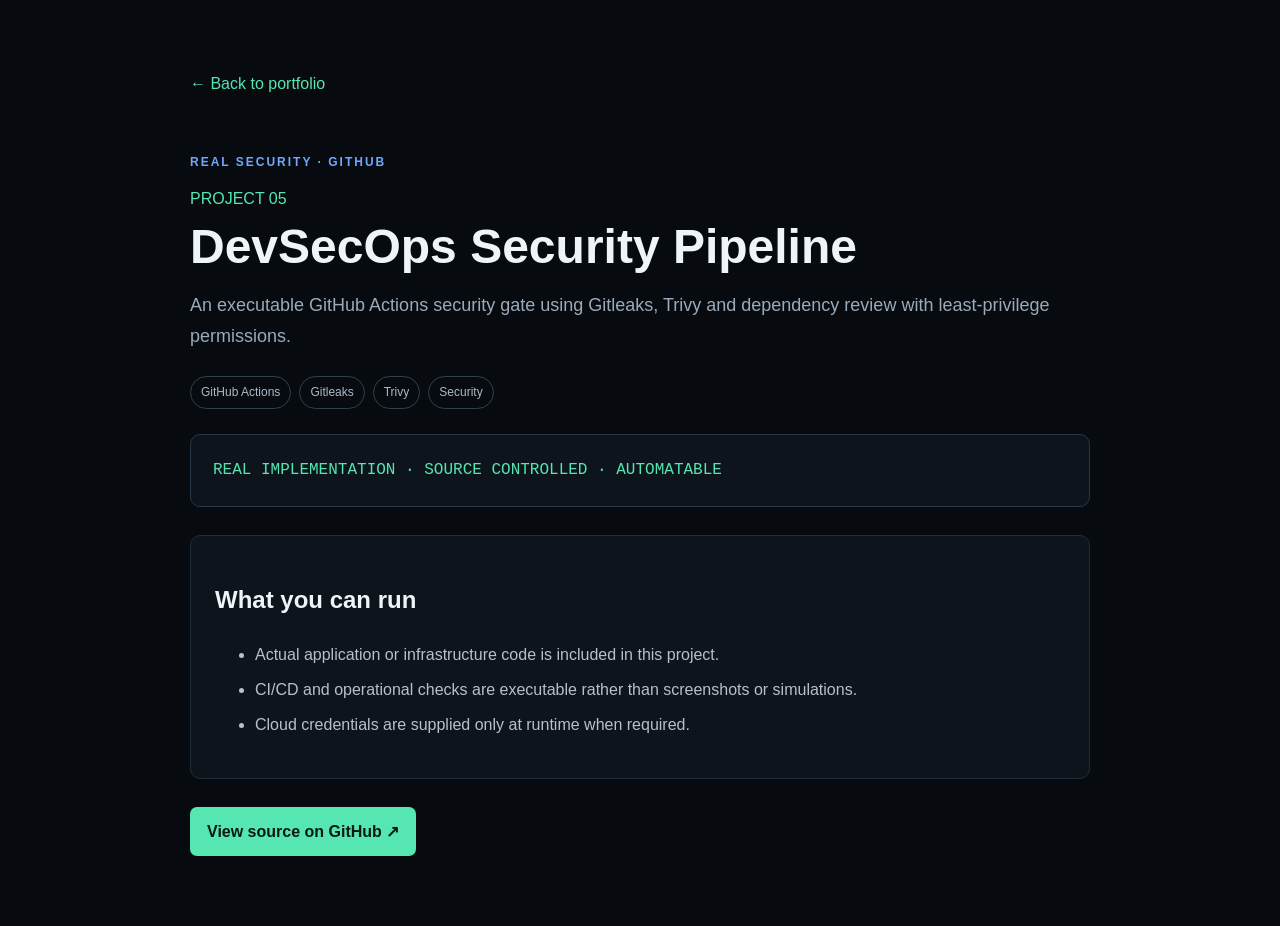
<file: projects/05-devsecops-pipeline/index.html>
<!doctype html><html lang="en"><head><meta charset="utf-8"><meta name="viewport" content="width=device-width,initial-scale=1"><title>DevSecOps Security Pipeline | Kishore Vusa</title><style>body{margin:0;background:#070b10;color:#eef4f8;font:16px/1.7 Arial,sans-serif}main{max-width:900px;margin:auto;padding:70px 24px}.back{color:#55e6b1;text-decoration:none}.ey{color:#70a7ff;font-size:12px;letter-spacing:2px;font-weight:bold;margin-top:55px}.num{color:#55e6b1}.title{font-size:48px;line-height:1.05;margin:10px 0 18px}.desc{color:#9aaaba;font-size:18px}.tags{display:flex;gap:8px;flex-wrap:wrap;margin:25px 0}.tags span{border:1px solid #31404d;border-radius:100px;padding:5px 10px;color:#aab9c6;font-size:12px}.flow{padding:22px;border:1px solid #263746;border-radius:10px;background:#0d141c;color:#55e6b1;font-family:monospace}.box{margin-top:28px;border:1px solid #202d39;border-radius:10px;padding:24px;background:#0d141c}.box li{margin:8px 0;color:#b5c1cc}.cta{display:inline-block;margin-top:28px;background:#55e6b1;color:#061a13;padding:11px 17px;border-radius:7px;text-decoration:none;font-weight:bold}</style></head><body><main><a class="back" href="../../">← Back to portfolio</a><p class="ey">REAL SECURITY · GITHUB</p><div class="num">PROJECT 05</div><h1 class="title">DevSecOps Security Pipeline</h1><p class="desc">An executable GitHub Actions security gate using Gitleaks, Trivy and dependency review with least-privilege permissions.</p><div class="tags"><span>GitHub Actions</span><span>Gitleaks</span><span>Trivy</span><span>Security</span></div><div class="flow">REAL IMPLEMENTATION · SOURCE CONTROLLED · AUTOMATABLE</div><div class="box"><h2>What you can run</h2><ul><li>Actual application or infrastructure code is included in this project.</li><li>CI/CD and operational checks are executable rather than screenshots or simulations.</li><li>Cloud credentials are supplied only at runtime when required.</li></ul></div><a class="cta" href="https://github.com/Kishore2488/azure-devops-engineer-portfolio/tree/main/projects/05-devsecops-pipeline" target="_blank">View source on GitHub ↗</a></main></body></html>
</file>
<file: portfolio/styles.css>
@import url('https://fonts.googleapis.com/css2?family=DM+Sans:wght@400;500;600;700&family=Space+Grotesk:wght@500;600;700&display=swap');
:root{--bg:#071014;--panel:#0c181d;--line:#1b3037;--text:#edf7f5;--muted:#91a7a8;--accent:#64f4c5;--accent2:#80a9ff;--max:1160px}
*{box-sizing:border-box}html{scroll-behavior:smooth}body{margin:0;background:radial-gradient(circle at 80% 0%,#10332d 0,transparent 28%),var(--bg);color:var(--text);font-family:"DM Sans",sans-serif;line-height:1.65}.nav{position:sticky;top:0;z-index:10;display:flex;justify-content:space-between;align-items:center;padding:18px max(24px,calc((100% - var(--max))/2));background:rgba(7,16,20,.84);backdrop-filter:blur(14px);border-bottom:1px solid rgba(255,255,255,.05)}.brand{font:700 25px "Space Grotesk";color:var(--text);text-decoration:none}.brand span{color:var(--accent)}nav{display:flex;gap:26px}nav a{color:var(--muted);text-decoration:none;font-size:14px}nav a:hover{color:var(--accent)}.hero,.section,.metrics,.certs,.contact{max-width:var(--max);margin:auto}.hero{min-height:690px;padding:120px 24px 90px;display:grid;grid-template-columns:1.15fr .85fr;gap:70px;align-items:center}.eyebrow{font-size:12px;letter-spacing:2px;color:var(--accent);font-weight:700;margin:0 0 15px}.hero h1{font:700 clamp(48px,6vw,82px)/.98 "Space Grotesk";letter-spacing:-3px;margin:0 0 28px}.hero h1 span{color:transparent;-webkit-text-stroke:1px #8fa8a5}.lead{font-size:18px;color:var(--muted);max-width:680px}.actions{display:flex;gap:14px;margin-top:32px}.btn{display:inline-block;padding:12px 19px;border-radius:8px;text-decoration:none;font-weight:700;font-size:14px}.primary{background:var(--accent);color:#062019}.ghost{border:1px solid var(--line);color:var(--text)}.terminal{border:1px solid #23434a;border-radius:14px;overflow:hidden;background:#061014;box-shadow:0 30px 80px rgba(0,0,0,.3);transform:rotate(1deg)}.terminal-bar{padding:12px 15px;border-bottom:1px solid #173038;color:#6f8587;font-size:12px}.terminal-bar i{display:inline-block;width:8px;height:8px;border-radius:50%;background:#526568;margin-right:5px}.terminal-bar span{margin-left:8px}.terminal pre{padding:25px;margin:0;color:#b7cdca;font:13px/2.1 ui-monospace,SFMono-Regular,Consolas,monospace}.terminal b{color:var(--accent)}.metrics{display:grid;grid-template-columns:repeat(4,1fr);border-top:1px solid var(--line);border-bottom:1px solid var(--line);margin-top:0}.metrics div{padding:30px 22px;border-right:1px solid var(--line)}.metrics div:last-child{border:0}.metrics strong{display:block;font:700 36px "Space Grotesk";color:var(--accent)}.metrics span{color:var(--muted);font-size:13px}.section{padding:120px 24px}.section-head{max-width:760px;margin-bottom:42px}.section h2,.certs h2,.contact h2{font:700 clamp(30px,4vw,48px)/1.1 "Space Grotesk";margin:0;letter-spacing:-1px}.muted{color:var(--muted)}.skill-grid,.project-grid{display:grid;grid-template-columns:repeat(3,1fr);gap:14px}.skill-grid article,.project{background:linear-gradient(145deg,rgba(17,34,39,.9),rgba(8,19,23,.8));border:1px solid var(--line);border-radius:12px;padding:26px;transition:.25s}.skill-grid article:hover,.project:hover{transform:translateY(-4px);border-color:#32605d}.skill-grid b{font-size:17px}.skill-grid p,.project p{color:var(--muted);font-size:14px;margin-bottom:0}.project-grid .featured{grid-column:span 2;border-color:#2b5e58}.project span{color:var(--accent);font-size:11px;font-weight:700;letter-spacing:1.5px}.project h3{font:600 24px "Space Grotesk";margin:12px 0 8px}.tags{display:flex;gap:7px;flex-wrap:wrap;margin-top:20px}.tags em{font-style:normal;font-size:11px;color:#b4c8c6;border:1px solid #294047;border-radius:100px;padding:4px 8px}.timeline{border-left:1px solid #2a4549}.timeline>div{display:grid;grid-template-columns:70px 1fr;padding:0 0 42px 26px;position:relative}.timeline>div>span{position:absolute;left:-14px;width:27px;height:27px;border:1px solid #31504f;border-radius:50%;background:var(--bg);display:grid;place-items:center;color:var(--accent);font-size:10px}.timeline h3{margin:0 0 6px;font:600 20px "Space Grotesk"}.timeline p{color:var(--muted);max-width:750px;margin:0}.certs{padding:0 24px 120px;display:grid;grid-template-columns:1fr 1fr;gap:60px;align-items:center}.cert-grid{display:grid;grid-template-columns:1fr 1fr;gap:12px}.cert-grid div{padding:25px;border:1px solid var(--line);border-radius:12px;background:var(--panel)}.cert-grid strong{font:600 20px/1.2 "Space Grotesk";display:block}.cert-grid span{display:block;color:var(--muted);font-size:12px;margin-top:12px}.contact{text-align:center;padding:100px 24px 120px;border-top:1px solid var(--line)}.contact p:not(.eyebrow){max-width:600px;margin:20px auto 30px;color:var(--muted)}footer{max-width:var(--max);margin:auto;padding:25px 24px 40px;display:flex;justify-content:space-between;color:#647b7c;font-size:12px;border-top:1px solid var(--line)}@media(max-width:800px){nav{display:none}.hero{grid-template-columns:1fr;padding-top:80px}.terminal{transform:none}.metrics{grid-template-columns:1fr 1fr;margin:0 24px}.metrics div:nth-child(2){border-right:0}.skill-grid,.project-grid{grid-template-columns:1fr}.project-grid .featured{grid-column:span 1}.certs{grid-template-columns:1fr}.cert-grid{grid-template-columns:1fr}footer{display:block}footer span{display:block;margin:6px 0}}
</file>
